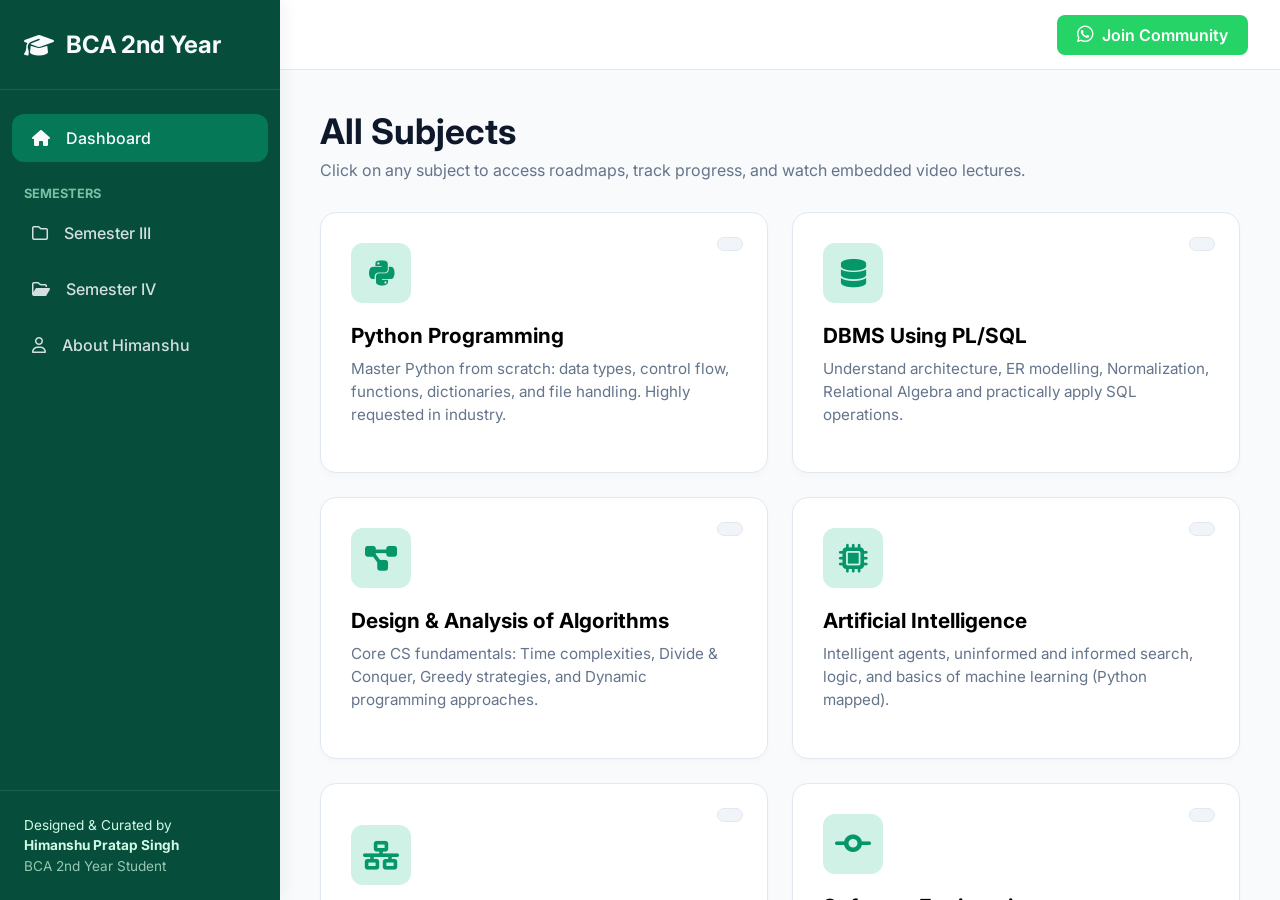
<file: index2.html>
﻿<!DOCTYPE html>
<html lang="en">
<head>
    <meta charset="UTF-8">
    <meta name="viewport" content="width=device-width, initial-scale=1.0">
    <title>BCA 2nd Year | Learning Hub</title>
    
    <!-- Fonts -->
    <link rel="preconnect" href="https://fonts.googleapis.com">
    <link rel="preconnect" href="https://fonts.gstatic.com" crossorigin>
    <link href="https://fonts.googleapis.com/css2?family=Inter:wght@400;500;600;700&display=swap" rel="stylesheet">
    <!-- Font Awesome -->
    <link rel="stylesheet" href="https://cdnjs.cloudflare.com/ajax/libs/font-awesome/6.4.0/css/all.min.css">
    <link rel="stylesheet" href="index2.css">
    <script src="index2.js" defer></script>

    
</head>
<body>

    <!-- SIDEBAR -->
    <nav class="sidebar" id="sidebar">
        <div class="sidebar-header">
            <i class="fa-solid fa-graduation-cap"></i> BCA 2nd Year
        </div>
        <div class="nav-links">
            <button class="nav-btn active" type="button" data-action="dashboard"><i class="fa-solid fa-house"></i> Dashboard</button>
            <h4 class="sidebar-section-label">Semesters</h4>
            <button class="nav-btn" type="button" data-semester="sem3"><i class="fa-regular fa-folder"></i> Semester III</button>
            <button class="nav-btn" type="button" data-semester="sem4"><i class="fa-regular fa-folder-open"></i> Semester IV</button>
            <button class="nav-btn" type="button" data-action="about"><i class="fa-regular fa-user"></i> About Himanshu</button>
        </div>
        <div class="sidebar-footer">
            Designed & Curated by<br>
            <strong>Himanshu Pratap Singh</strong><br>
            <span class="sidebar-footer-subtitle">BCA 2nd Year Student</span>
        </div>
    </nav>

    <!-- MAIN PLATFORM -->
    <main class="main-wrapper">
        <!-- Topbar -->
        <header class="topbar">
            <button class="hamburger" type="button" aria-label="Toggle navigation" aria-expanded="false" data-action="toggle-sidebar"><i class="fa-solid fa-bars"></i></button>
            <div class="topbar-spacer" aria-hidden="true"></div>
            <div class="topbar-right">
                <a href="https://chat.whatsapp.com/Kqt79EZb62B4BjBB2NvySq" target="_blank" rel="noopener noreferrer" class="whatsapp-btn">
                    <i class="fa-brands fa-whatsapp community-icon" aria-hidden="true"></i> <span>Join Community</span>
                </a>
            </div>
        </header>

        <!-- Scrolling Content Area -->
        <div class="content-scroll" id="mainScroll">
            
            <!-- 1. DASHBOARD VIEW -->
            <p class="app-error" id="app-error" role="alert" hidden></p>

            <div class="container" id="dashboard-view">
                <div class="page-header">
                    <h1 id="dashboard-title">All Subjects</h1>
                    <p class="dashboard-description">Click on any subject to access roadmaps, track progress, and watch embedded video lectures.</p>
                </div>
                
                <div class="subject-grid" id="subject-grid">
                    <!-- Injected by JavaScript -->
                </div>
            </div>

            <!-- About the student who created this learning hub -->
            <section class="container about-view" id="about-view" aria-labelledby="about-title">
                <button class="back-link" type="button" data-action="dashboard">
                    <i class="fa-solid fa-arrow-left" aria-hidden="true"></i> Back to Dashboard
                </button>

                <div class="about-hero">
                    <p class="about-eyebrow">A student-led project for our college</p>
                    <h1 id="about-title">Hi, I'm Himanshu Thakur.</h1>
                    <p class="about-intro">I'm a BCA second-year student, and I created this learning hub to make it easier for students in my college to find course roadmaps, track syllabus progress, and access useful learning resources in one place.</p>
                </div>

                <div class="about-grid">
                    <article class="about-card project-card">
                        <div class="about-card-icon" aria-hidden="true">
                            <i class="fa-solid fa-graduation-cap"></i>
                        </div>
                        <p class="about-eyebrow">Why I built it</p>
                        <h2>Made for students, shaped by student needs.</h2>
                        <p>This is an independent student project to help classmates study at their own pace. It brings semester subjects, module checklists, curated video playlists, notes, and practice links together so it is easier to know what to study next.</p>
                        <p>The goal is simple: make helpful resources easier to discover and keep learning a little more organized.</p>
                    </article>

                    <aside class="about-card instagram-profile-card" aria-labelledby="instagram-profile-title">
                        <div class="about-social-heading">
                            <div>
                                <p class="about-eyebrow">From my Instagram</p>
                                <h2 id="instagram-profile-title">Follow along</h2>
                            </div>
                            <i class="fa-brands fa-instagram instagram-brand-icon" aria-hidden="true"></i>
                        </div>
                        <div class="instagram-profile-embed">
                            <iframe
                                src="https://www.instagram.com/himanshuthaakur/embed/"
                                title="Himanshu Thakur's Instagram profile"
                                loading="lazy"
                                referrerpolicy="strict-origin-when-cross-origin"
                                allowfullscreen>
                            </iframe>
                        </div>
                        <a class="instagram-profile-link" href="https://www.instagram.com/himanshuthaakur?stkn=cnI2d3hxYmw4Z3l2" target="_blank" rel="noopener noreferrer">
                            <i class="fa-brands fa-instagram" aria-hidden="true"></i>
                            Visit @himanshuthaakur
                            <i class="fa-solid fa-arrow-up-right-from-square" aria-hidden="true"></i>
                        </a>
                    </aside>
                </div>

                <section class="about-socials" aria-labelledby="social-links-title">
                    <p class="about-eyebrow">Say hello and stay connected</p>
                    <h2 id="social-links-title">Find me online</h2>
                    <div class="social-links-grid">
                        <a class="social-link linkedin-link" href="https://www.linkedin.com/in/himaanshuedits?utm_source=share_via&amp;utm_content=profile&amp;utm_medium=member_android" target="_blank" rel="noopener noreferrer">
                            <i class="fa-brands fa-linkedin" aria-hidden="true"></i>
                            <span><strong>LinkedIn</strong><small>Connect professionally</small></span>
                            <i class="fa-solid fa-arrow-up-right-from-square social-link-arrow" aria-hidden="true"></i>
                        </a>
                        <a class="social-link reddit-link" href="https://www.reddit.com/u/Cloutixdigital/s/btqG2Epfrk" target="_blank" rel="noopener noreferrer">
                            <i class="fa-brands fa-reddit-alien" aria-hidden="true"></i>
                            <span><strong>Reddit</strong><small>Find me as Cloutixdigital</small></span>
                            <i class="fa-solid fa-arrow-up-right-from-square social-link-arrow" aria-hidden="true"></i>
                        </a>
                        <a class="social-link instagram-link" href="https://www.instagram.com/himanshuthaakur?stkn=cnI2d3hxYmw4Z3l2" target="_blank" rel="noopener noreferrer">
                            <i class="fa-brands fa-instagram" aria-hidden="true"></i>
                            <span><strong>Instagram</strong><small>Follow @himanshuthaakur</small></span>
                            <i class="fa-solid fa-arrow-up-right-from-square social-link-arrow" aria-hidden="true"></i>
                        </a>
                        <a class="social-link community-link" href="https://chat.whatsapp.com/Kqt79EZb62B4BjBB2NvySq" target="_blank" rel="noopener noreferrer">
                            <i class="fa-brands fa-whatsapp" aria-hidden="true"></i>
                            <span><strong>Student community</strong><small>Join the WhatsApp group</small></span>
                            <i class="fa-solid fa-arrow-up-right-from-square social-link-arrow" aria-hidden="true"></i>
                        </a>
                    </div>
                </section>
            </section>

            <!-- 2. COURSE DETAIL VIEW -->
            <div class="container" id="course-view">
                <button class="back-link" type="button" data-action="dashboard">
                    <i class="fa-solid fa-arrow-left"></i> Back to Dashboard
                </button>

                <div class="page-header">
                    <h1 id="course-title">Course Name</h1>
                    <p id="course-desc">Course description goes here.</p>
                </div>

                <!-- Tabs -->
                <div class="tabs">
                    <button class="tab-btn active" type="button" data-tab="tab-roadmap">Syllabus Tracker</button>
                    <button class="tab-btn" type="button" data-tab="tab-videos">Embedded Lectures</button>
                    <button class="tab-btn" type="button" data-tab="tab-resources">Resources & Tests</button>
                </div>

                <!-- Tab: Syllabus Tracker -->
                <div id="tab-roadmap" class="tab-content active">
                    <div class="module-list" id="module-list-container">
                        <!-- Checkboxes injected by JS -->
                    </div>
                </div>

                <!-- Tab: Embedded Video Player -->
                <div id="tab-videos" class="tab-content">
                    <div class="video-container">
                        <h3 class="section-heading video-heading" id="video-provider-name">Course playlists</h3>
                        <div class="playlist-options" id="playlist-options" aria-label="Choose a video playlist"></div>
                        <div class="video-player-wrapper" id="video-embed-wrapper">
                            <!-- Iframe injected by JS -->
                        </div>
                        <a class="video-source-link" id="video-source-link" href="#" target="_blank" rel="noopener noreferrer">
                            Open this playlist on YouTube
                        </a>
                    </div>
                </div>

                <!-- Tab: External Resources -->
                <div id="tab-resources" class="tab-content">
                    <h3 class="section-heading">Recommended Study Materials</h3>
                    <div class="links-grid">
                        <a href="#" id="book-link" target="_blank" rel="noopener noreferrer" class="ext-link">
                            <i class="fa-solid fa-book-open-reader"></i> 
                            <span id="book-title">Best Notes Link</span>
                        </a>
                        <a href="#" id="mock-link" target="_blank" rel="noopener noreferrer" class="ext-link">
                            <i class="fa-solid fa-clipboard-check"></i> 
                            <span>Take Topic Mock Test</span>
                        </a>
                    </div>
                </div>

            </div>

        </div>
    </main>

    <aside class="instagram-popup" id="instagram-popup" aria-label="Follow Himanshu on Instagram" hidden>
        <button class="instagram-popup-close" id="instagram-popup-close" type="button" aria-label="Dismiss Instagram follow prompt">
            <i class="fa-solid fa-xmark" aria-hidden="true"></i>
        </button>
        <div class="instagram-popup-icon" aria-hidden="true">
            <i class="fa-brands fa-instagram"></i>
        </div>
        <div class="instagram-popup-content">
            <p class="instagram-popup-eyebrow">Stay connected</p>
            <p class="instagram-popup-message">Enjoying the learning hub? Follow Himanshu Thakur on Instagram.</p>
            <a class="instagram-popup-link" href="https://www.instagram.com/himanshuthaakur?stkn=cnI2d3hxYmw4Z3l2" target="_blank" rel="noopener noreferrer">
                Follow on Instagram
                <i class="fa-solid fa-arrow-up-right-from-square" aria-hidden="true"></i>
            </a>
        </div>
    </aside>
</body>
</html>
</file>
<file: index2.css>
﻿/* =========================================
           EMERALD PLATFORM DESIGN SYSTEM
           ========================================= */
        :root {
            --sidebar-bg: #064e3b; /* Deep Forest Green */
            --sidebar-hover: #047857;
            --main-bg: #f8fafc;
            --card-bg: #ffffff;
            --text-main: #0f172a;
            --text-muted: #64748b;
            --text-light: #f8fafc;
            
            --accent: #10b981; /* Emerald */
            --accent-glow: rgba(16, 185, 129, 0.2);
            --border: #e2e8f0;
            --success: #059669;
        }

        * {
            margin: 0;
            padding: 0;
            box-sizing: border-box;
            font-family: 'Inter', sans-serif;
        }

        body {
            display: flex;
            height: 100vh;
            background-color: var(--main-bg);
            color: var(--text-main);
            overflow: hidden; /* Prevents whole-page scroll, only parts scroll */
        }

        /* =========================================
           SIDEBAR NAVIGATION
           ========================================= */
        .sidebar {
            width: 280px;
            background: var(--sidebar-bg);
            color: var(--text-light);
            display: flex;
            flex-direction: column;
            transition: transform 0.3s ease;
            z-index: 1000;
            box-shadow: 4px 0 15px rgba(0,0,0,0.05);
        }

        .sidebar-header {
            padding: 30px 24px;
            font-size: 1.5rem;
            font-weight: 700;
            border-bottom: 1px solid rgba(255,255,255,0.1);
            display: flex;
            align-items: center;
            gap: 12px;
        }

        .nav-links {
            padding: 24px 12px;
            flex: 1;
            overflow-y: auto;
        }

        .nav-btn {
            width: 100%;
            text-align: left;
            background: transparent;
            border: none;
            color: var(--text-light);
            padding: 14px 20px;
            font-size: 1rem;
            border-radius: 12px;
            margin-bottom: 8px;
            cursor: pointer;
            display: flex;
            align-items: center;
            gap: 16px;
            transition: 0.2s;
            font-weight: 500;
            opacity: 0.85;
        }

        .nav-btn:hover, .nav-btn.active {
            background: var(--sidebar-hover);
            opacity: 1;
        }

        .sidebar-footer {
            padding: 24px;
            font-size: 0.85rem;
            border-top: 1px solid rgba(255,255,255,0.1);
            line-height: 1.5;
            color: #d1fae5;
        }

        .sidebar-section-label {
            margin: 24px 0 8px 12px;
            font-size: 0.8rem;
            color: #a7f3d0;
            opacity: 0.7;
            text-transform: uppercase;
        }

        .sidebar-footer-subtitle {
            opacity: 0.7;
        }

        /* =========================================
           MAIN CONTENT AREA
           ========================================= */
        .main-wrapper {
            flex: 1;
            display: flex;
            flex-direction: column;
            overflow: hidden;
        }

        .topbar {
            background: var(--card-bg);
            height: 70px;
            display: flex;
            align-items: center;
            justify-content: space-between;
            padding: 0 32px;
            border-bottom: 1px solid var(--border);
        }

        .hamburger {
            display: none;
            background: none;
            border: none;
            font-size: 1.5rem;
            color: var(--text-main);
            cursor: pointer;
        }

        .topbar-right {
            display: flex;
            gap: 16px;
            align-items: center;
        }

        .topbar-spacer {
            flex: 1;
        }

        .community-icon {
            font-size: 1.2rem;
        }

        .whatsapp-btn {
            background: #25D366;
            color: white;
            text-decoration: none;
            padding: 10px 20px;
            border-radius: 8px;
            font-weight: 600;
            display: flex;
            align-items: center;
            gap: 8px;
            transition: 0.2s;
        }

        .whatsapp-btn:hover {
            background: #20b858;
            transform: translateY(-2px);
        }

        .content-scroll {
            flex: 1;
            overflow-y: auto;
            padding: 40px;
        }

        .container {
            max-width: 1200px;
            margin: 0 auto;
        }

        /* =========================================
           GRID (DASHBOARD)
           ========================================= */
        .page-header {
            margin-bottom: 32px;
        }
        .page-header h1 {
            font-size: 2.2rem;
            color: var(--text-main);
            margin-bottom: 8px;
        }

        .dashboard-description {
            color: var(--text-muted);
        }

        .subject-grid {
            display: grid;
            grid-template-columns: repeat(auto-fit, minmax(320px, 1fr));
            gap: 24px;
        }

        .card {
            background: var(--card-bg);
            border: 1px solid var(--border);
            border-radius: 16px;
            padding: 30px;
            cursor: pointer;
            transition: 0.3s;
            box-shadow: 0 4px 6px rgba(0,0,0,0.02);
            position: relative;
            width: 100%;
            text-align: left;
            font: inherit;
        }

        .card:hover {
            border-color: var(--accent);
            transform: translateY(-4px);
            box-shadow: 0 12px 24px var(--accent-glow);
        }

        .card-icon {
            height: 60px;
            width: 60px;
            background: var(--accent-glow);
            color: var(--success);
            border-radius: 12px;
            display: flex;
            align-items: center;
            justify-content: center;
            font-size: 1.8rem;
            margin-bottom: 20px;
        }

        .card-title {
            display: block;
            font-size: 1.3rem;
            font-weight: 700;
            margin-bottom: 10px;
        }
        .card-description {
            display: block;
            color: var(--text-muted);
            font-size: 0.95rem;
            line-height: 1.5;
            margin-bottom: 16px;
        }

        .badge {
            position: absolute;
            top: 24px;
            right: 24px;
            background: #f1f5f9;
            color: var(--text-muted);
            padding: 6px 12px;
            border-radius: 8px;
            font-size: 0.75rem;
            font-weight: 600;
            border: 1px solid var(--border);
        }

        /* =========================================
           COURSE DETAIL VIEW (TABS & CHECKLIST)
           ========================================= */
        #course-view { display: none; }
        #about-view { display: none; }
        
        .back-link {
            background: none;
            border: 0;
            color: var(--accent);
            font: inherit;
            font-weight: 600;
            display: inline-flex;
            align-items: center;
            gap: 8px;
            cursor: pointer;
            margin-bottom: 24px;
        }

        .back-link:hover {
            color: var(--success);
        }

        .about-view {
            padding-bottom: 32px;
        }

        .about-hero {
            margin-bottom: 32px;
            padding: clamp(28px, 5vw, 56px);
            border: 1px solid var(--border);
            border-radius: 20px;
            background: linear-gradient(135deg, var(--card-bg), var(--accent-glow));
        }

        .about-eyebrow {
            margin-bottom: 10px;
            color: var(--success);
            font-size: 0.8rem;
            font-weight: 700;
            letter-spacing: 0.08em;
            text-transform: uppercase;
        }

        .about-hero h1 {
            margin-bottom: 14px;
            color: var(--text-main);
            font-size: clamp(2rem, 5vw, 3rem);
        }

        .about-intro {
            max-width: 760px;
            color: var(--text-muted);
            font-size: 1.08rem;
            line-height: 1.7;
        }

        .about-grid {
            display: grid;
            grid-template-columns: minmax(0, 1fr) minmax(320px, 0.9fr);
            gap: 24px;
            align-items: start;
        }

        .about-card {
            padding: 28px;
            border: 1px solid var(--border);
            border-radius: 18px;
            background: var(--card-bg);
            box-shadow: 0 4px 12px rgba(15, 23, 42, 0.04);
        }

        .about-card h2,
        .about-socials h2 {
            margin-bottom: 14px;
            color: var(--text-main);
            font-size: 1.45rem;
        }

        .about-card > p:not(.about-eyebrow) {
            margin-top: 14px;
            color: var(--text-muted);
            line-height: 1.7;
        }

        .about-card-icon {
            display: grid;
            width: 52px;
            height: 52px;
            margin-bottom: 22px;
            place-items: center;
            border-radius: 14px;
            background: var(--accent-glow);
            color: var(--success);
            font-size: 1.4rem;
        }

        .about-social-heading {
            display: flex;
            align-items: flex-start;
            justify-content: space-between;
            gap: 12px;
        }

        .about-social-heading .about-eyebrow {
            margin-bottom: 6px;
        }

        .instagram-brand-icon {
            color: #c13584;
            font-size: 1.5rem;
        }

        .instagram-profile-embed {
            height: 480px;
            overflow: hidden;
            border: 1px solid var(--border);
            border-radius: 12px;
            background: var(--main-bg);
        }

        .instagram-profile-embed iframe {
            display: block;
            width: 100%;
            height: 100%;
            border: 0;
        }

        .instagram-profile-link {
            display: inline-flex;
            align-items: center;
            gap: 9px;
            margin-top: 18px;
            color: #c13584;
            font-weight: 700;
            text-decoration: none;
        }

        .instagram-profile-link:hover {
            text-decoration: underline;
        }

        .about-socials {
            margin-top: 38px;
        }

        .social-links-grid {
            display: grid;
            grid-template-columns: repeat(auto-fit, minmax(240px, 1fr));
            gap: 14px;
            margin-top: 20px;
        }

        .social-link {
            display: flex;
            min-width: 0;
            align-items: center;
            gap: 14px;
            padding: 18px;
            border: 1px solid var(--border);
            border-radius: 14px;
            background: var(--card-bg);
            color: var(--text-main);
            text-decoration: none;
            transition: border-color 0.2s, transform 0.2s;
        }

        .social-link:hover {
            transform: translateY(-2px);
            border-color: var(--accent);
        }

        .social-link > i:first-child {
            width: 28px;
            text-align: center;
            font-size: 1.5rem;
        }

        .social-link span {
            display: grid;
            flex: 1;
            gap: 4px;
        }

        .social-link small {
            color: var(--text-muted);
            font-size: 0.8rem;
        }

        .social-link-arrow {
            color: var(--text-muted);
            font-size: 0.8rem;
        }

        .linkedin-link > i:first-child { color: #0a66c2; }
        .reddit-link > i:first-child { color: #ff4500; }
        .instagram-link > i:first-child { color: #c13584; }
        .community-link > i:first-child { color: #25d366; }

        .tabs {
            display: flex;
            gap: 16px;
            border-bottom: 2px solid var(--border);
            margin-bottom: 32px;
            overflow-x: auto;
        }
        
        .tab-btn {
            background: none;
            border: none;
            padding: 12px 24px;
            font-size: 1.05rem;
            font-weight: 600;
            color: var(--text-muted);
            cursor: pointer;
            border-bottom: 3px solid transparent;
            margin-bottom: -2px;
        }

        .tab-btn.active {
            color: var(--success);
            border-color: var(--success);
        }

        .tab-content { display: none; animation: fadeIn 0.4s; }
        .tab-content.active { display: block; }

        @keyframes fadeIn { from { opacity: 0; transform: translateY(10px); } to { opacity: 1; transform: translateY(0); } }

        /* PROGRESS CHECKLIST */
        .module-list {
            background: var(--card-bg);
            border-radius: 16px;
            border: 1px solid var(--border);
            padding: 32px;
        }
        .module-item {
            display: flex;
            align-items: flex-start;
            gap: 20px;
            padding: 24px 0;
            border-bottom: 1px solid var(--border);
        }
        .module-item:last-child { border-bottom: none; }
        
        .checkbox-wrapper input[type="checkbox"] {
            width: 22px;
            height: 22px;
            accent-color: var(--success);
            cursor: pointer;
            margin-top: 4px;
        }

        .module-text h4 {
            font-size: 1.15rem;
            margin-bottom: 6px;
            color: var(--text-main);
            transition: 0.3s;
        }
        .module-text p {
            color: var(--text-muted);
            font-size: 0.95rem;
            line-height: 1.5;
        }

        .module-item.completed .module-text h4 {
            text-decoration: line-through;
            color: var(--text-muted);
        }

        /* YOUTUBE EMBED PLAYER */
        .video-container {
            background: var(--card-bg);
            border-radius: 16px;
            border: 1px solid var(--border);
            padding: 24px;
        }

        .section-heading {
            margin-bottom: 20px;
        }

        .video-heading {
            font-size: 1.2rem;
        }

        .playlist-options {
            display: flex;
            flex-wrap: wrap;
            gap: 10px;
            margin-bottom: 20px;
        }

        .playlist-option {
            padding: 10px 14px;
            border: 1px solid var(--border);
            border-radius: 8px;
            background: var(--main-bg);
            color: var(--text-main);
            font: inherit;
            text-align: left;
            cursor: pointer;
        }

        .playlist-option:hover,
        .playlist-option.active {
            border-color: var(--success);
            background: var(--accent-glow);
        }

        .playlist-option-provider {
            display: block;
            margin-top: 3px;
            color: var(--text-muted);
            font-size: 0.8rem;
        }

        .video-player-wrapper {
            position: relative;
            padding-bottom: 56.25%; /* 16:9 */
            height: 0;
            border-radius: 12px;
            overflow: hidden;
        }
        .video-player-wrapper iframe {
            position: absolute;
            top: 0;
            left: 0;
            width: 100%;
            height: 100%;
        }

        .video-source-link {
            display: inline-block;
            margin-top: 16px;
            color: var(--success);
            font-weight: 600;
        }

        /* EXTERNAL LINKS LIST */
        .links-grid {
            display: grid;
            grid-template-columns: repeat(auto-fit, minmax(300px, 1fr));
            gap: 20px;
        }
        .ext-link {
            display: flex;
            align-items: center;
            gap: 16px;
            padding: 20px;
            background: var(--card-bg);
            border: 1px solid var(--border);
            border-radius: 12px;
            text-decoration: none;
            color: var(--text-main);
            font-weight: 500;
            transition: 0.3s;
        }
        .ext-link i { color: var(--accent); font-size: 1.4rem; }
        .ext-link:hover { border-color: var(--accent); background: #f0fdf4; }

        .app-error {
            max-width: 1200px;
            margin: 0 auto 24px;
            padding: 16px 20px;
            border: 1px solid #dc2626;
            border-radius: 12px;
            background: #fef2f2;
            color: #991b1b;
            line-height: 1.5;
        }

        .instagram-popup {
            position: fixed;
            right: 24px;
            bottom: 24px;
            z-index: 1100;
            display: grid;
            grid-template-columns: 44px minmax(0, 1fr);
            gap: 14px;
            width: min(360px, calc(100vw - 32px));
            padding: 20px;
            border: 1px solid var(--border);
            border-left: 4px solid #c13584;
            border-radius: 16px;
            background: var(--card-bg);
            color: var(--text-main);
            box-shadow: 0 12px 36px rgba(15, 23, 42, 0.16);
            animation: instagram-popup-enter 0.3s ease-out;
        }

        .instagram-popup[hidden] {
            display: none;
        }

        .instagram-popup-close {
            position: absolute;
            top: 8px;
            right: 8px;
            display: grid;
            width: 30px;
            height: 30px;
            place-items: center;
            border: 0;
            border-radius: 50%;
            background: transparent;
            color: var(--text-muted);
            cursor: pointer;
        }

        .instagram-popup-close:hover {
            background: var(--main-bg);
            color: var(--text-main);
        }

        .instagram-popup-icon {
            display: grid;
            width: 44px;
            height: 44px;
            place-items: center;
            border-radius: 13px;
            background: linear-gradient(135deg, #feda75, #fa7e1e 35%, #d62976 65%, #962fbf);
            color: #fff;
            font-size: 1.4rem;
        }

        .instagram-popup-content {
            padding-right: 14px;
        }

        .instagram-popup-eyebrow {
            margin-bottom: 5px;
            color: #c13584;
            font-size: 0.75rem;
            font-weight: 700;
            letter-spacing: 0.06em;
            text-transform: uppercase;
        }

        .instagram-popup-message {
            margin-bottom: 12px;
            color: var(--text-main);
            font-size: 0.9rem;
            line-height: 1.45;
        }

        .instagram-popup-link {
            display: inline-flex;
            align-items: center;
            gap: 8px;
            color: #c13584;
            font-size: 0.9rem;
            font-weight: 700;
            text-decoration: none;
        }

        .instagram-popup-link:hover {
            color: #962fbf;
            text-decoration: underline;
        }

        @keyframes instagram-popup-enter {
            from {
                opacity: 0;
                transform: translateY(10px);
            }
            to {
                opacity: 1;
                transform: translateY(0);
            }
        }

        @media (prefers-reduced-motion: reduce) {
            .instagram-popup {
                animation: none;
            }
        }

        /* =========================================
           MOBILE RESPONSIVENESS
           ========================================= */
        @media (max-width: 900px) {
            .sidebar {
                position: fixed;
                left: -300px;
                height: 100vh;
                height: 100dvh;
                overflow-y: auto;
                padding-bottom: env(safe-area-inset-bottom);
            }
            .sidebar.show {
                left: 0;
            }
            .hamburger {
                display: block;
            }
            .content-scroll {
                padding: 20px 20px 120px;
            }
            .sidebar-header,
            .sidebar-footer {
                flex-shrink: 0;
            }
            .nav-links {
                min-height: 0;
            }
            .sidebar-footer {
                padding-bottom: calc(24px + env(safe-area-inset-bottom));
                margin-bottom: 16px;
            }
            .whatsapp-btn span { display: none; }
            .instagram-popup {
                right: 16px;
                bottom: 16px;
            }
            .about-grid {
                grid-template-columns: 1fr;
            }
        }

        @media (max-width: 480px) {
            .about-card {
                padding: 20px;
            }
            .instagram-profile-embed {
                height: 430px;
            }
        }
</file>
